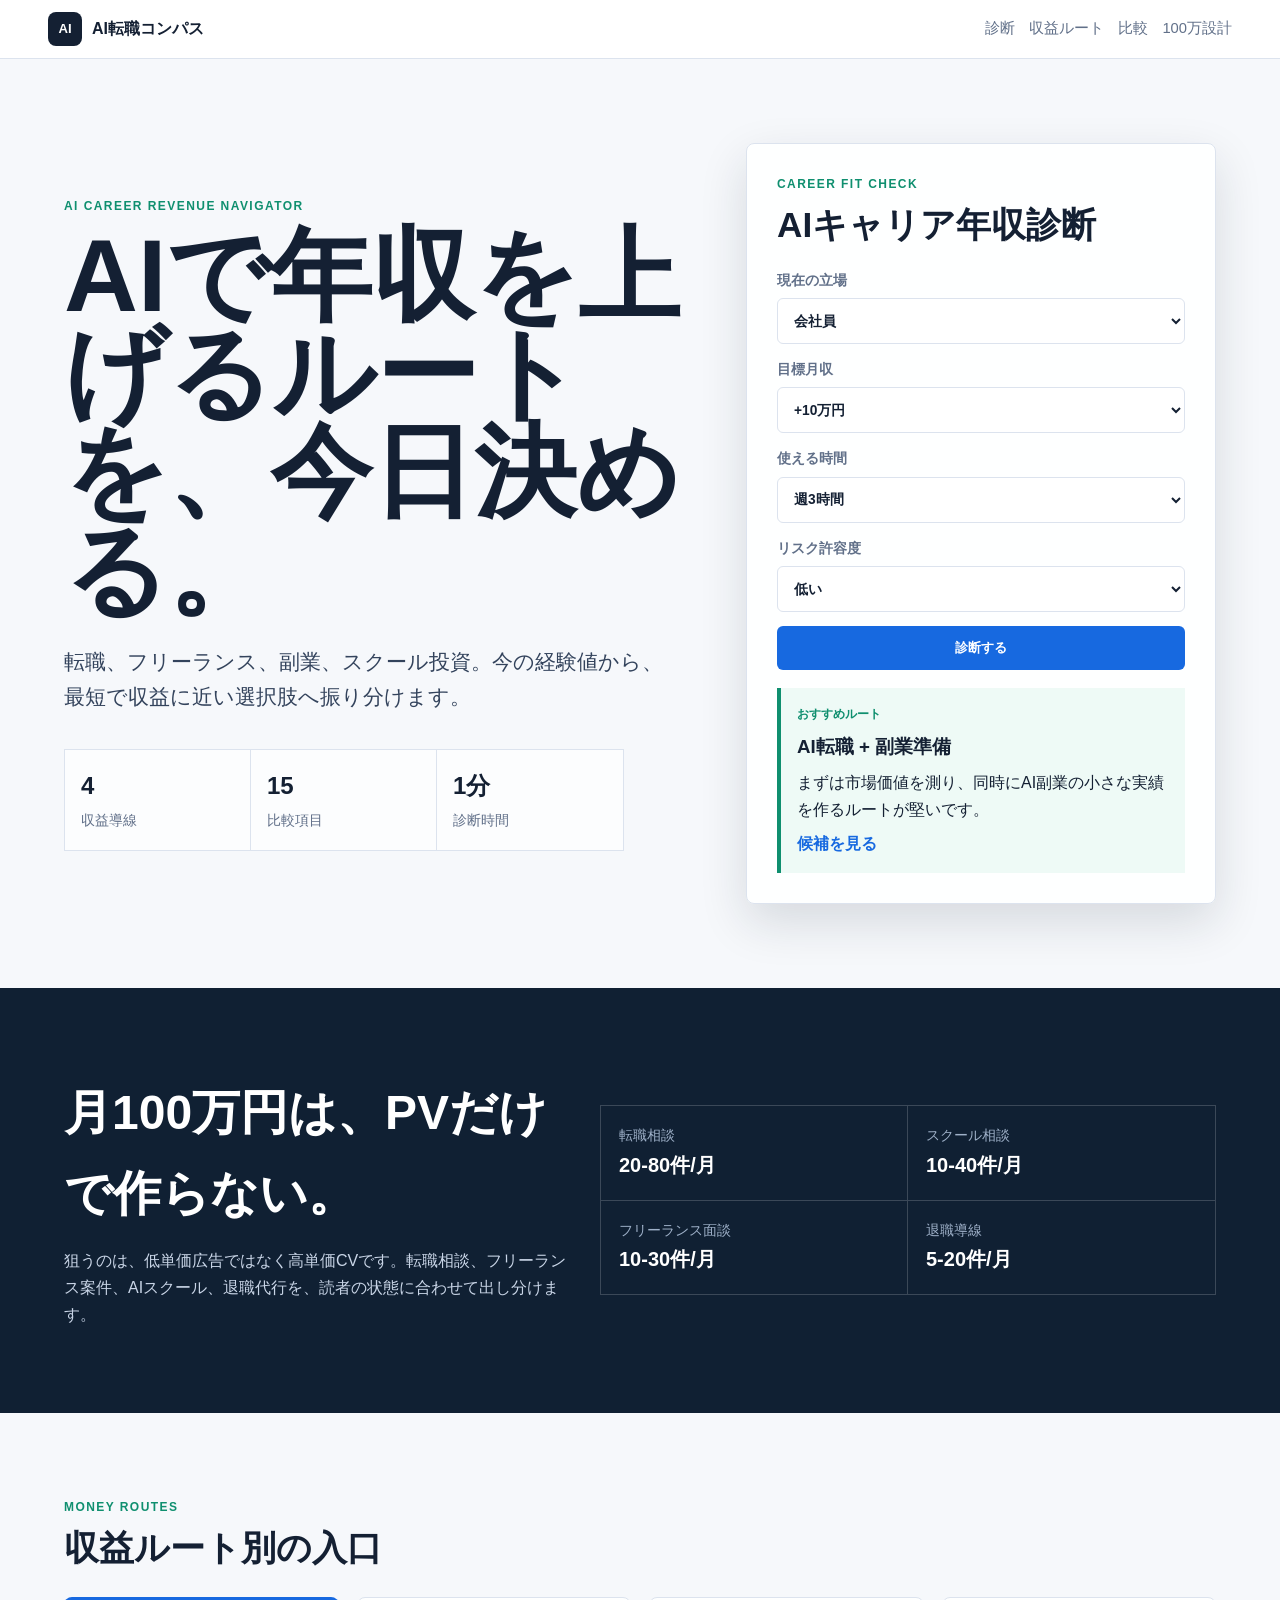
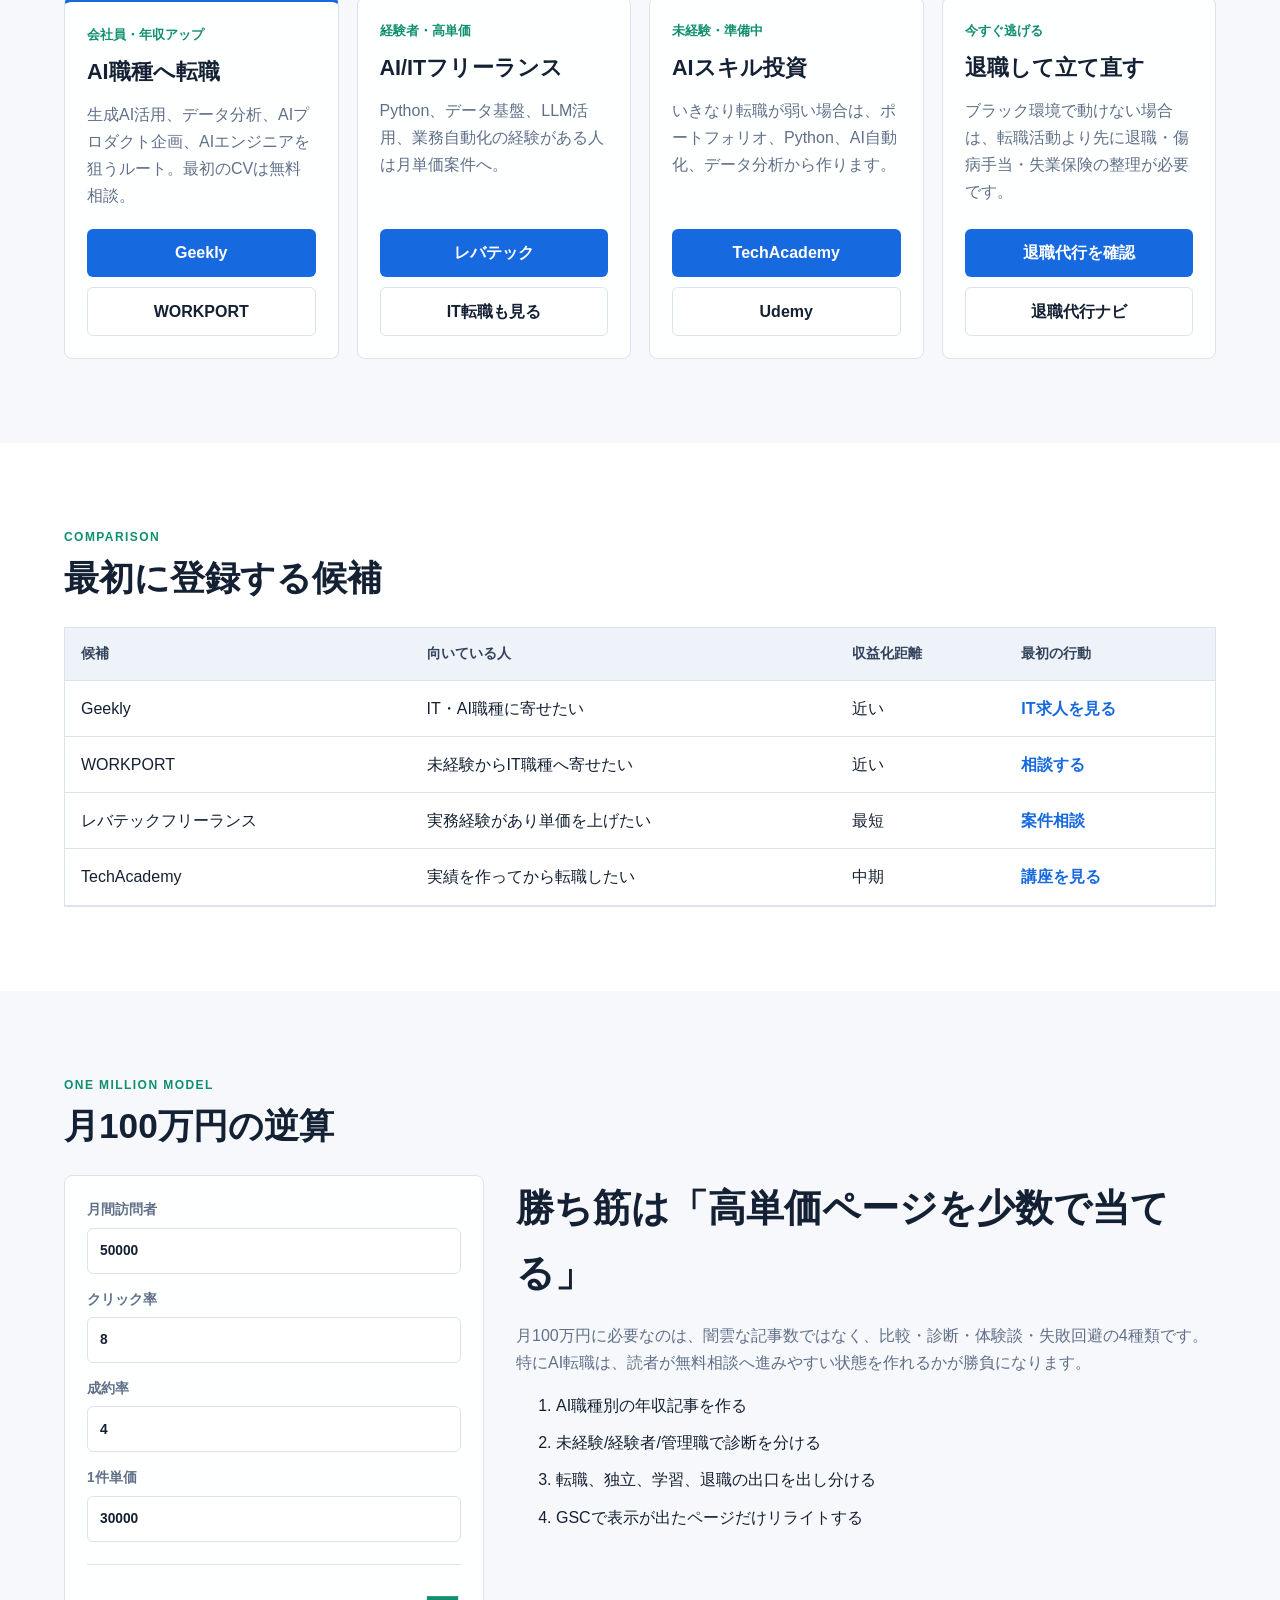
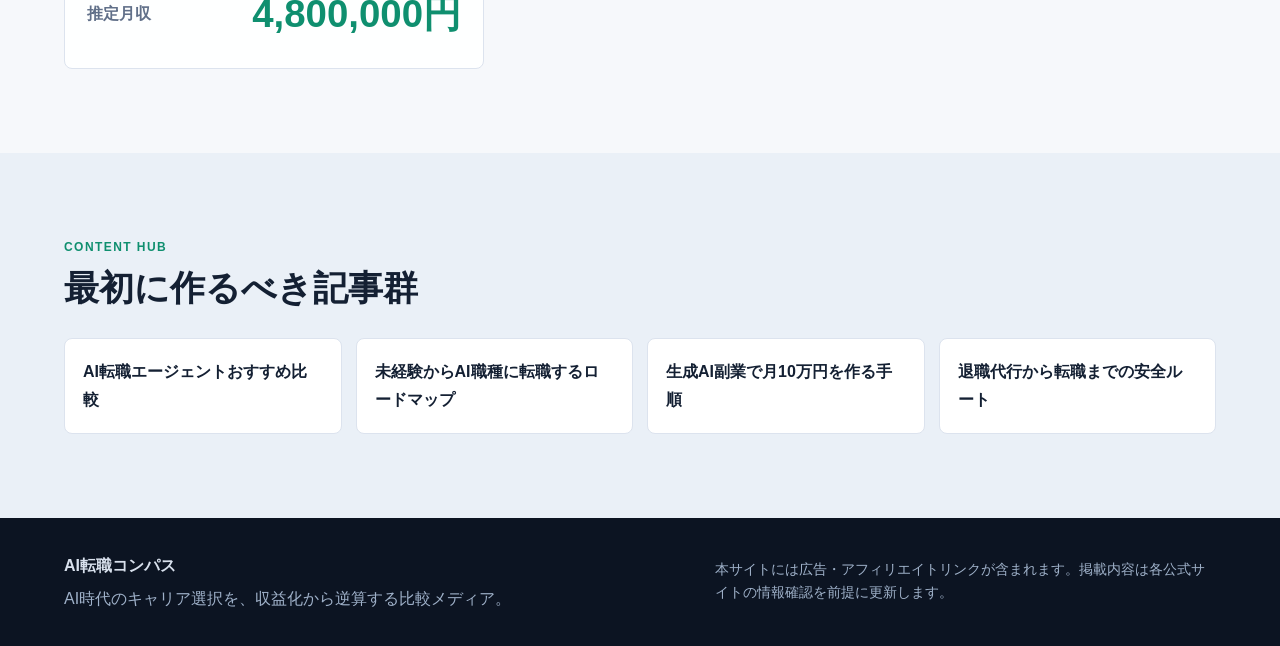
<file: index.html>
<!DOCTYPE html>
<html lang="ja">
<head>
  <meta charset="UTF-8">
  <meta name="viewport" content="width=device-width, initial-scale=1.0">
  <title>AIキャリア年収診断 | AI転職コンパス</title>
  <meta name="description" content="AI時代の転職・副業・フリーランス独立を年収アップ目線で診断。AIエンジニア、データ分析、生成AI活用職、未経験からの学習ルートまで、収益化に近い選択肢を比較します。">
  <meta name="keywords" content="AI転職,AI副業,AIエンジニア転職,生成AI 副業,フリーランスエンジニア,転職エージェント,AIスクール">
  <meta name="robots" content="index,follow,max-image-preview:large">
  <link rel="canonical" href="https://musclelove-777.github.io/ai-tenshoku-compass/">
  <meta property="og:type" content="website">
  <meta property="og:title" content="AIキャリア年収診断 | AI転職コンパス">
  <meta property="og:description" content="AI転職・AI副業・フリーランス独立を年収アップ目線で診断。今の経験から狙うべき収益ルートを提案します。">
  <meta property="og:url" content="https://musclelove-777.github.io/ai-tenshoku-compass/">
  <meta property="og:image" content="https://images.unsplash.com/photo-1551434678-e076c223a692?w=1200&h=630&fit=crop&auto=format">
  <meta property="og:site_name" content="AI転職コンパス">
  <meta property="og:locale" content="ja_JP">
  <meta name="twitter:card" content="summary_large_image">
  <link rel="stylesheet" href="assets/style.css">
  <script src="assets/offers.js"></script>
  <script type="application/ld+json">
  {
    "@context": "https://schema.org",
    "@type": "WebSite",
    "name": "AI転職コンパス",
    "url": "https://musclelove-777.github.io/ai-tenshoku-compass/",
    "description": "AI時代の転職・副業・フリーランス独立を年収アップ目線で診断する比較メディア。",
    "inLanguage": "ja-JP"
  }
  </script>
</head>
<body>
  <header class="topbar">
    <a class="brand" href="#top" aria-label="AI転職コンパス">
      <span class="brand-mark">AI</span>
      <span>AI転職コンパス</span>
    </a>
    <nav class="nav" aria-label="主要ナビゲーション">
      <a href="#diagnosis">診断</a>
      <a href="#routes">収益ルート</a>
      <a href="#compare">比較</a>
      <a href="#plan">100万設計</a>
    </nav>
  </header>

  <main id="top">
    <section class="hero">
      <div class="hero-bg" aria-hidden="true"></div>
      <div class="hero-copy">
        <p class="eyebrow">AI career revenue navigator</p>
        <h1>AIで年収を上げるルートを、今日決める。</h1>
        <p class="lead">転職、フリーランス、副業、スクール投資。今の経験値から、最短で収益に近い選択肢へ振り分けます。</p>
        <div class="hero-metrics" aria-label="サイトの狙い">
          <div><strong>4</strong><span>収益導線</span></div>
          <div><strong>15</strong><span>比較項目</span></div>
          <div><strong>1分</strong><span>診断時間</span></div>
        </div>
      </div>

      <section class="diagnosis-panel" id="diagnosis" aria-labelledby="diagnosis-title">
        <div class="panel-head">
          <p class="eyebrow">career fit check</p>
          <h2 id="diagnosis-title">AIキャリア年収診断</h2>
        </div>
        <form id="career-form">
          <label>
            現在の立場
            <select name="stage">
              <option value="employee">会社員</option>
              <option value="engineer">IT・Web経験者</option>
              <option value="manager">企画・営業・管理職</option>
              <option value="beginner">未経験・学習中</option>
            </select>
          </label>
          <label>
            目標月収
            <select name="goal">
              <option value="10">+10万円</option>
              <option value="30">+30万円</option>
              <option value="60">+60万円</option>
              <option value="100">+100万円</option>
            </select>
          </label>
          <label>
            使える時間
            <select name="time">
              <option value="low">週3時間</option>
              <option value="mid">週7時間</option>
              <option value="high">週15時間以上</option>
            </select>
          </label>
          <label>
            リスク許容度
            <select name="risk">
              <option value="safe">低い</option>
              <option value="balanced">中くらい</option>
              <option value="bold">高い</option>
            </select>
          </label>
          <button class="primary-btn" type="submit">診断する</button>
        </form>
        <div class="result" id="career-result" aria-live="polite">
          <p class="result-label">おすすめルート</p>
          <h3>AI転職 + 副業準備</h3>
          <p>まずは市場価値を測り、同時にAI副業の小さな実績を作るルートが堅いです。</p>
          <a class="text-link" href="#routes">候補を見る</a>
        </div>
      </section>
    </section>

    <section class="section intro-band">
      <div class="intro-copy">
        <h2>月100万円は、PVだけで作らない。</h2>
        <p>狙うのは、低単価広告ではなく高単価CVです。転職相談、フリーランス案件、AIスクール、退職代行を、読者の状態に合わせて出し分けます。</p>
      </div>
      <div class="unit-economics">
        <div><span>転職相談</span><strong>20-80件/月</strong></div>
        <div><span>スクール相談</span><strong>10-40件/月</strong></div>
        <div><span>フリーランス面談</span><strong>10-30件/月</strong></div>
        <div><span>退職導線</span><strong>5-20件/月</strong></div>
      </div>
    </section>

    <section class="section" id="routes">
      <div class="section-head">
        <p class="eyebrow">money routes</p>
        <h2>収益ルート別の入口</h2>
      </div>
      <div class="route-grid">
        <article class="route-card route-main">
          <p class="route-type">会社員・年収アップ</p>
          <h3>AI職種へ転職</h3>
          <p>生成AI活用、データ分析、AIプロダクト企画、AIエンジニアを狙うルート。最初のCVは無料相談。</p>
          <div class="route-actions">
            <a class="primary-btn" data-offer="geekly" href="https://geekly.co.jp/" target="_blank" rel="noopener sponsored">Geekly</a>
            <a class="secondary-btn" data-offer="workport" href="https://www.workport.co.jp/" target="_blank" rel="noopener sponsored">WORKPORT</a>
          </div>
        </article>
        <article class="route-card">
          <p class="route-type">経験者・高単価</p>
          <h3>AI/ITフリーランス</h3>
          <p>Python、データ基盤、LLM活用、業務自動化の経験がある人は月単価案件へ。</p>
          <div class="route-actions">
            <a class="primary-btn" data-offer="levtech-freelance" href="https://freelance.levtech.jp/" target="_blank" rel="noopener sponsored">レバテック</a>
            <a class="secondary-btn" data-offer="geekly" href="https://geekly.co.jp/" target="_blank" rel="noopener sponsored">IT転職も見る</a>
          </div>
        </article>
        <article class="route-card">
          <p class="route-type">未経験・準備中</p>
          <h3>AIスキル投資</h3>
          <p>いきなり転職が弱い場合は、ポートフォリオ、Python、AI自動化、データ分析から作ります。</p>
          <div class="route-actions">
            <a class="primary-btn" data-offer="techacademy" href="https://techacademy.jp/" target="_blank" rel="noopener sponsored">TechAcademy</a>
            <a class="secondary-btn" data-offer="udemy" href="https://www.udemy.com/" target="_blank" rel="noopener sponsored">Udemy</a>
          </div>
        </article>
        <article class="route-card">
          <p class="route-type">今すぐ逃げる</p>
          <h3>退職して立て直す</h3>
          <p>ブラック環境で動けない場合は、転職活動より先に退職・傷病手当・失業保険の整理が必要です。</p>
          <div class="route-actions">
            <a class="primary-btn" data-offer="momuri" href="https://momuri.com/" target="_blank" rel="noopener sponsored">退職代行を確認</a>
            <a class="secondary-btn" data-offer="taishoku-navi" href="https://musclelove-777.github.io/taishoku-navi/" target="_blank" rel="noopener">退職代行ナビ</a>
          </div>
        </article>
      </div>
    </section>

    <section class="section compare-section" id="compare">
      <div class="section-head">
        <p class="eyebrow">comparison</p>
        <h2>最初に登録する候補</h2>
      </div>
      <div class="table-wrap">
        <table>
          <thead>
            <tr>
              <th>候補</th>
              <th>向いている人</th>
              <th>収益化距離</th>
              <th>最初の行動</th>
            </tr>
          </thead>
          <tbody>
            <tr>
              <td>Geekly</td>
              <td>IT・AI職種に寄せたい</td>
              <td>近い</td>
              <td><a data-offer="geekly" href="https://geekly.co.jp/" target="_blank" rel="noopener sponsored">IT求人を見る</a></td>
            </tr>
            <tr>
              <td>WORKPORT</td>
              <td>未経験からIT職種へ寄せたい</td>
              <td>近い</td>
              <td><a data-offer="workport" href="https://www.workport.co.jp/" target="_blank" rel="noopener sponsored">相談する</a></td>
            </tr>
            <tr>
              <td>レバテックフリーランス</td>
              <td>実務経験があり単価を上げたい</td>
              <td>最短</td>
              <td><a data-offer="levtech-freelance" href="https://freelance.levtech.jp/" target="_blank" rel="noopener sponsored">案件相談</a></td>
            </tr>
            <tr>
              <td>TechAcademy</td>
              <td>実績を作ってから転職したい</td>
              <td>中期</td>
              <td><a data-offer="techacademy" href="https://techacademy.jp/" target="_blank" rel="noopener sponsored">講座を見る</a></td>
            </tr>
          </tbody>
        </table>
      </div>
    </section>

    <section class="section plan-section" id="plan">
      <div class="section-head">
        <p class="eyebrow">one million model</p>
        <h2>月100万円の逆算</h2>
      </div>
      <div class="plan-grid">
        <div class="calc-panel">
          <label>
            月間訪問者
            <input id="visitors" type="number" value="50000" min="1000" step="1000">
          </label>
          <label>
            クリック率
            <input id="ctr" type="number" value="8" min="1" max="40" step="0.5">
          </label>
          <label>
            成約率
            <input id="cvr" type="number" value="4" min="0.5" max="30" step="0.5">
          </label>
          <label>
            1件単価
            <input id="reward" type="number" value="30000" min="1000" step="1000">
          </label>
          <div class="calc-result">
            <span>推定月収</span>
            <strong id="revenue">480,000円</strong>
          </div>
        </div>
        <div class="plan-copy">
          <h3>勝ち筋は「高単価ページを少数で当てる」</h3>
          <p>月100万円に必要なのは、闇雲な記事数ではなく、比較・診断・体験談・失敗回避の4種類です。特にAI転職は、読者が無料相談へ進みやすい状態を作れるかが勝負になります。</p>
          <ol>
            <li>AI職種別の年収記事を作る</li>
            <li>未経験/経験者/管理職で診断を分ける</li>
            <li>転職、独立、学習、退職の出口を出し分ける</li>
            <li>GSCで表示が出たページだけリライトする</li>
          </ol>
        </div>
      </div>
    </section>

    <section class="section content-hub">
      <div class="section-head">
        <p class="eyebrow">content hub</p>
        <h2>最初に作るべき記事群</h2>
      </div>
      <div class="hub-list">
        <a href="articles/ai-tenshoku-agent-comparison.html">AI転職エージェントおすすめ比較</a>
        <a href="articles/ai-career-roadmap.html">未経験からAI職種に転職するロードマップ</a>
        <a href="articles/generative-ai-side-hustle.html">生成AI副業で月10万円を作る手順</a>
        <a data-offer="taishoku-navi" href="https://musclelove-777.github.io/taishoku-navi/" target="_blank" rel="noopener">退職代行から転職までの安全ルート</a>
      </div>
    </section>
  </main>

  <footer class="site-footer">
    <div>
      <strong>AI転職コンパス</strong>
      <p>AI時代のキャリア選択を、収益化から逆算する比較メディア。</p>
    </div>
    <p class="disclosure">本サイトには広告・アフィリエイトリンクが含まれます。掲載内容は各公式サイトの情報確認を前提に更新します。</p>
  </footer>

  <script src="assets/script.js"></script>
</body>
</html>
</file>
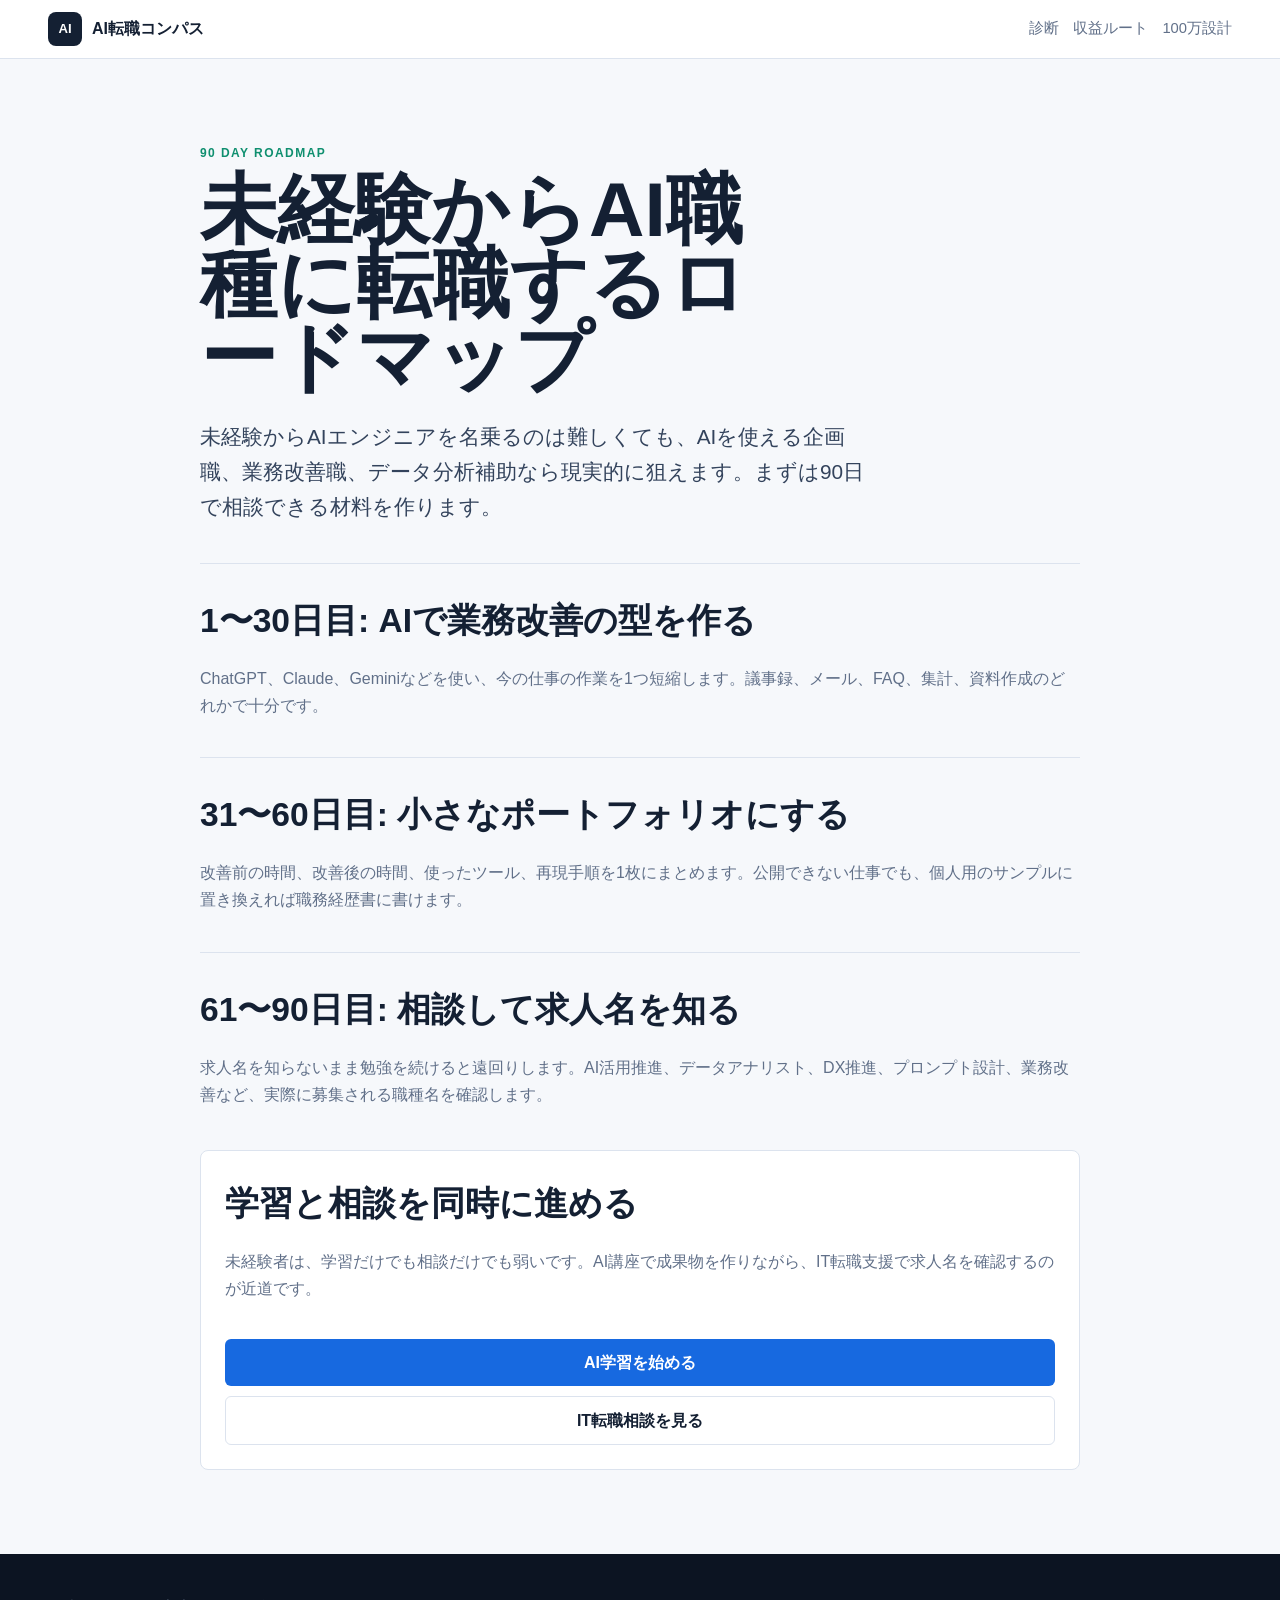
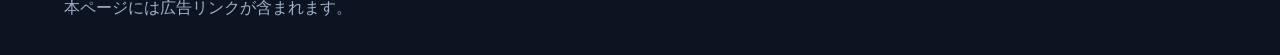
<file: articles/ai-career-roadmap.html>
<!DOCTYPE html>
<html lang="ja">
<head>
  <meta charset="UTF-8">
  <meta name="viewport" content="width=device-width, initial-scale=1.0">
  <title>未経験からAI職種に転職するロードマップ | AI転職コンパス</title>
  <meta name="description" content="未経験からAI職種へ寄せるための90日ロードマップ。学習、ポートフォリオ、求人相談、退職準備まで順番に解説します。">
  <link rel="canonical" href="https://musclelove-777.github.io/ai-tenshoku-compass/articles/ai-career-roadmap.html">
  <link rel="stylesheet" href="../assets/style.css">
</head>
<body>
  <header class="topbar">
    <a class="brand" href="../index.html"><span class="brand-mark">AI</span><span>AI転職コンパス</span></a>
    <nav class="nav"><a href="../index.html#diagnosis">診断</a><a href="../index.html#routes">収益ルート</a><a href="../index.html#plan">100万設計</a></nav>
  </header>
  <main>
    <article class="article-page">
      <p class="eyebrow">90 day roadmap</p>
      <h1>未経験からAI職種に転職するロードマップ</h1>
      <p class="lead">未経験からAIエンジニアを名乗るのは難しくても、AIを使える企画職、業務改善職、データ分析補助なら現実的に狙えます。まずは90日で相談できる材料を作ります。</p>

      <section class="article-block">
        <h2>1〜30日目: AIで業務改善の型を作る</h2>
        <p>ChatGPT、Claude、Geminiなどを使い、今の仕事の作業を1つ短縮します。議事録、メール、FAQ、集計、資料作成のどれかで十分です。</p>
      </section>

      <section class="article-block">
        <h2>31〜60日目: 小さなポートフォリオにする</h2>
        <p>改善前の時間、改善後の時間、使ったツール、再現手順を1枚にまとめます。公開できない仕事でも、個人用のサンプルに置き換えれば職務経歴書に書けます。</p>
      </section>

      <section class="article-block">
        <h2>61〜90日目: 相談して求人名を知る</h2>
        <p>求人名を知らないまま勉強を続けると遠回りします。AI活用推進、データアナリスト、DX推進、プロンプト設計、業務改善など、実際に募集される職種名を確認します。</p>
      </section>

      <section class="article-cta">
        <h2>学習と相談を同時に進める</h2>
        <p>未経験者は、学習だけでも相談だけでも弱いです。AI講座で成果物を作りながら、IT転職支援で求人名を確認するのが近道です。</p>
        <div class="route-actions">
          <a class="primary-btn" data-offer="techacademy" href="https://techacademy.jp/" target="_blank" rel="noopener sponsored">AI学習を始める</a>
          <a class="secondary-btn" data-offer="workport" href="https://www.workport.co.jp/" target="_blank" rel="noopener sponsored">IT転職相談を見る</a>
        </div>
      </section>
    </article>
  </main>
  <footer class="site-footer"><p>本ページには広告リンクが含まれます。</p></footer>
  <script src="../assets/offers.js"></script>
  <script src="../assets/script.js"></script>
</body>
</html>
</file>
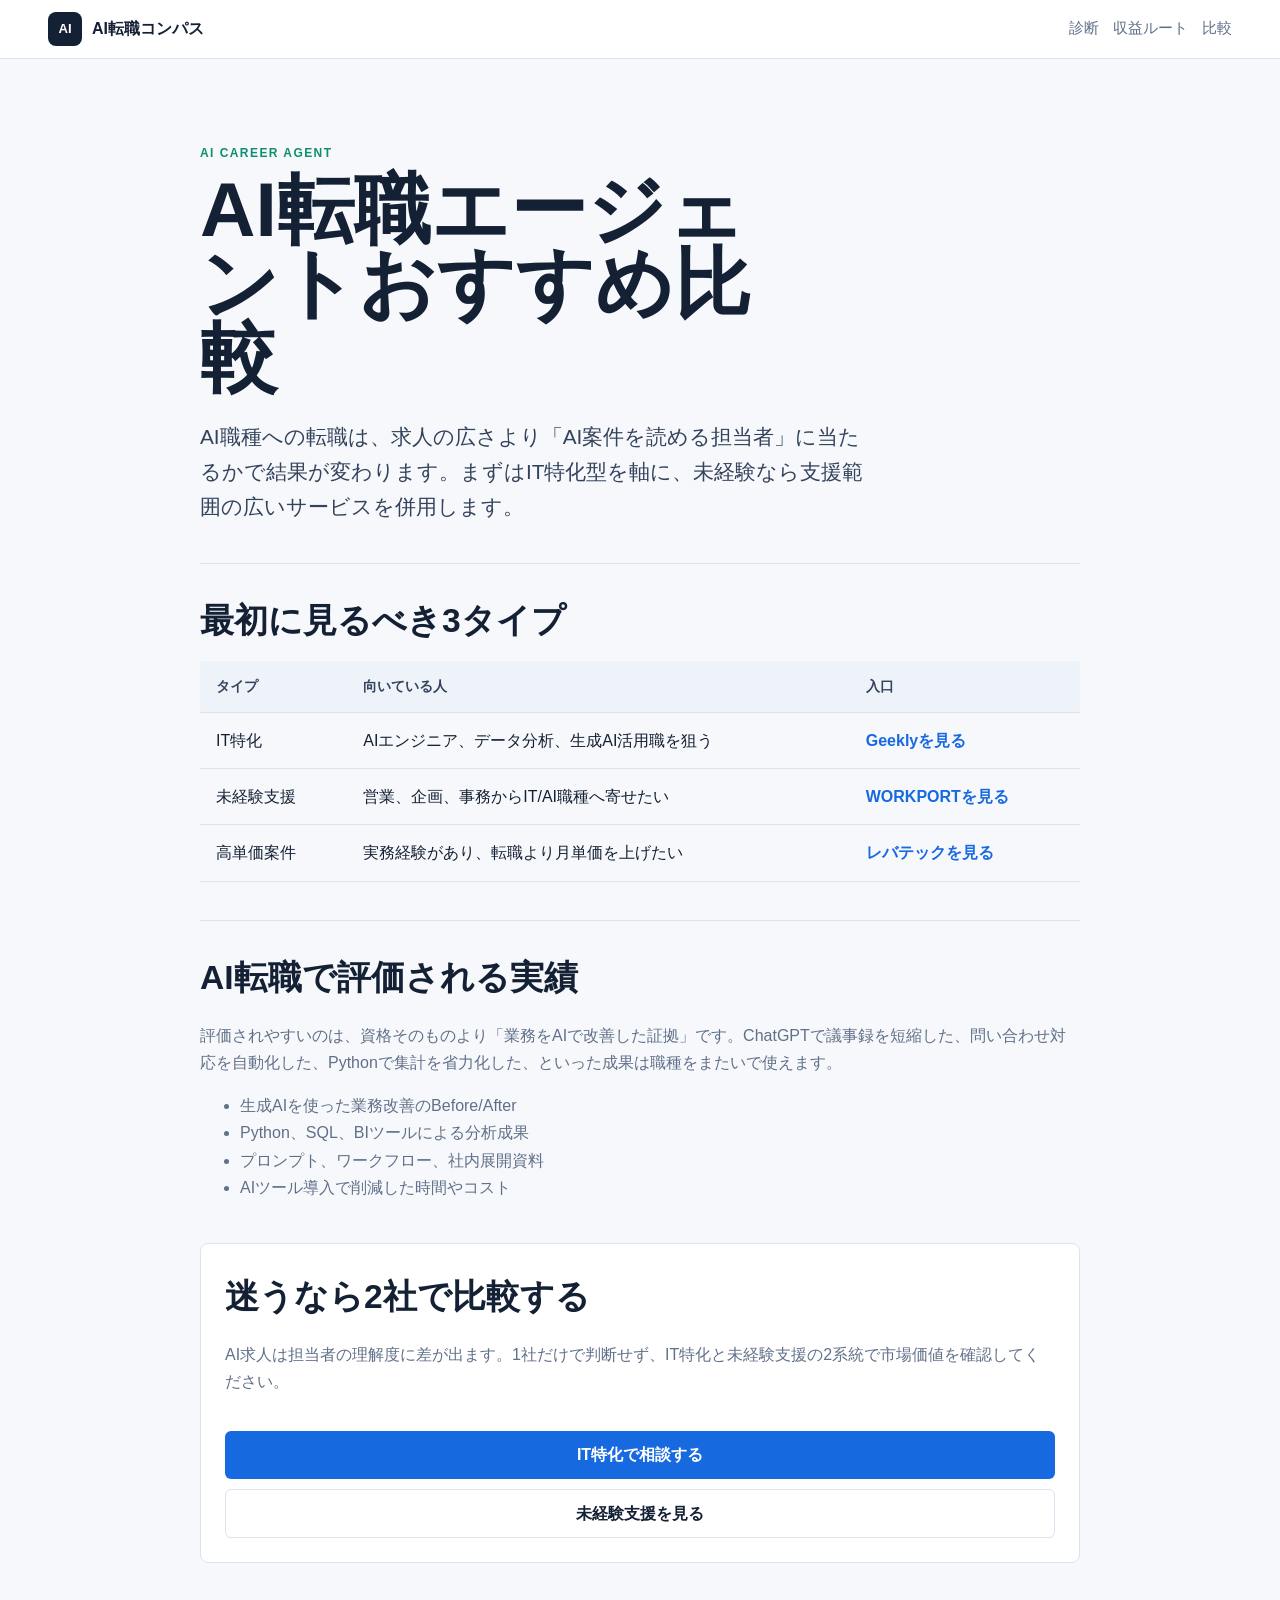
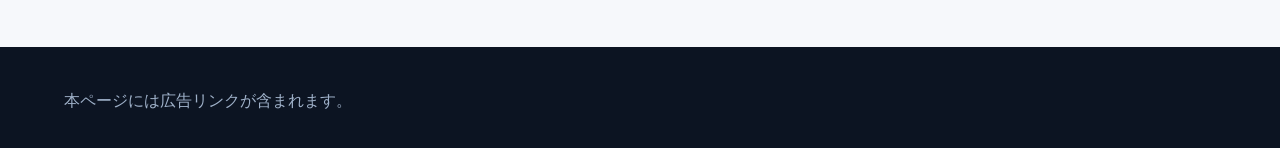
<file: articles/ai-tenshoku-agent-comparison.html>
<!DOCTYPE html>
<html lang="ja">
<head>
  <meta charset="UTF-8">
  <meta name="viewport" content="width=device-width, initial-scale=1.0">
  <title>AI転職エージェントおすすめ比較 | AI転職コンパス</title>
  <meta name="description" content="AI職種を狙う人向けに、Geekly、WORKPORT、レバテック系サービスの使い分けを解説。未経験、経験者、フリーランス別に最初の相談先を整理します。">
  <link rel="canonical" href="https://musclelove-777.github.io/ai-tenshoku-compass/articles/ai-tenshoku-agent-comparison.html">
  <link rel="stylesheet" href="../assets/style.css">
</head>
<body>
  <header class="topbar">
    <a class="brand" href="../index.html"><span class="brand-mark">AI</span><span>AI転職コンパス</span></a>
    <nav class="nav"><a href="../index.html#diagnosis">診断</a><a href="../index.html#routes">収益ルート</a><a href="../index.html#compare">比較</a></nav>
  </header>
  <main>
    <article class="article-page">
      <p class="eyebrow">AI career agent</p>
      <h1>AI転職エージェントおすすめ比較</h1>
      <p class="lead">AI職種への転職は、求人の広さより「AI案件を読める担当者」に当たるかで結果が変わります。まずはIT特化型を軸に、未経験なら支援範囲の広いサービスを併用します。</p>

      <section class="article-block">
        <h2>最初に見るべき3タイプ</h2>
        <table>
          <thead><tr><th>タイプ</th><th>向いている人</th><th>入口</th></tr></thead>
          <tbody>
            <tr><td>IT特化</td><td>AIエンジニア、データ分析、生成AI活用職を狙う</td><td><a data-offer="geekly" href="https://geekly.co.jp/" target="_blank" rel="noopener sponsored">Geeklyを見る</a></td></tr>
            <tr><td>未経験支援</td><td>営業、企画、事務からIT/AI職種へ寄せたい</td><td><a data-offer="workport" href="https://www.workport.co.jp/" target="_blank" rel="noopener sponsored">WORKPORTを見る</a></td></tr>
            <tr><td>高単価案件</td><td>実務経験があり、転職より月単価を上げたい</td><td><a data-offer="levtech-freelance" href="https://freelance.levtech.jp/" target="_blank" rel="noopener sponsored">レバテックを見る</a></td></tr>
          </tbody>
        </table>
      </section>

      <section class="article-block">
        <h2>AI転職で評価される実績</h2>
        <p>評価されやすいのは、資格そのものより「業務をAIで改善した証拠」です。ChatGPTで議事録を短縮した、問い合わせ対応を自動化した、Pythonで集計を省力化した、といった成果は職種をまたいで使えます。</p>
        <ul>
          <li>生成AIを使った業務改善のBefore/After</li>
          <li>Python、SQL、BIツールによる分析成果</li>
          <li>プロンプト、ワークフロー、社内展開資料</li>
          <li>AIツール導入で削減した時間やコスト</li>
        </ul>
      </section>

      <section class="article-cta">
        <h2>迷うなら2社で比較する</h2>
        <p>AI求人は担当者の理解度に差が出ます。1社だけで判断せず、IT特化と未経験支援の2系統で市場価値を確認してください。</p>
        <div class="route-actions">
          <a class="primary-btn" data-offer="geekly" href="https://geekly.co.jp/" target="_blank" rel="noopener sponsored">IT特化で相談する</a>
          <a class="secondary-btn" data-offer="workport" href="https://www.workport.co.jp/" target="_blank" rel="noopener sponsored">未経験支援を見る</a>
        </div>
      </section>
    </article>
  </main>
  <footer class="site-footer"><p>本ページには広告リンクが含まれます。</p></footer>
  <script src="../assets/offers.js"></script>
  <script src="../assets/script.js"></script>
</body>
</html>
</file>
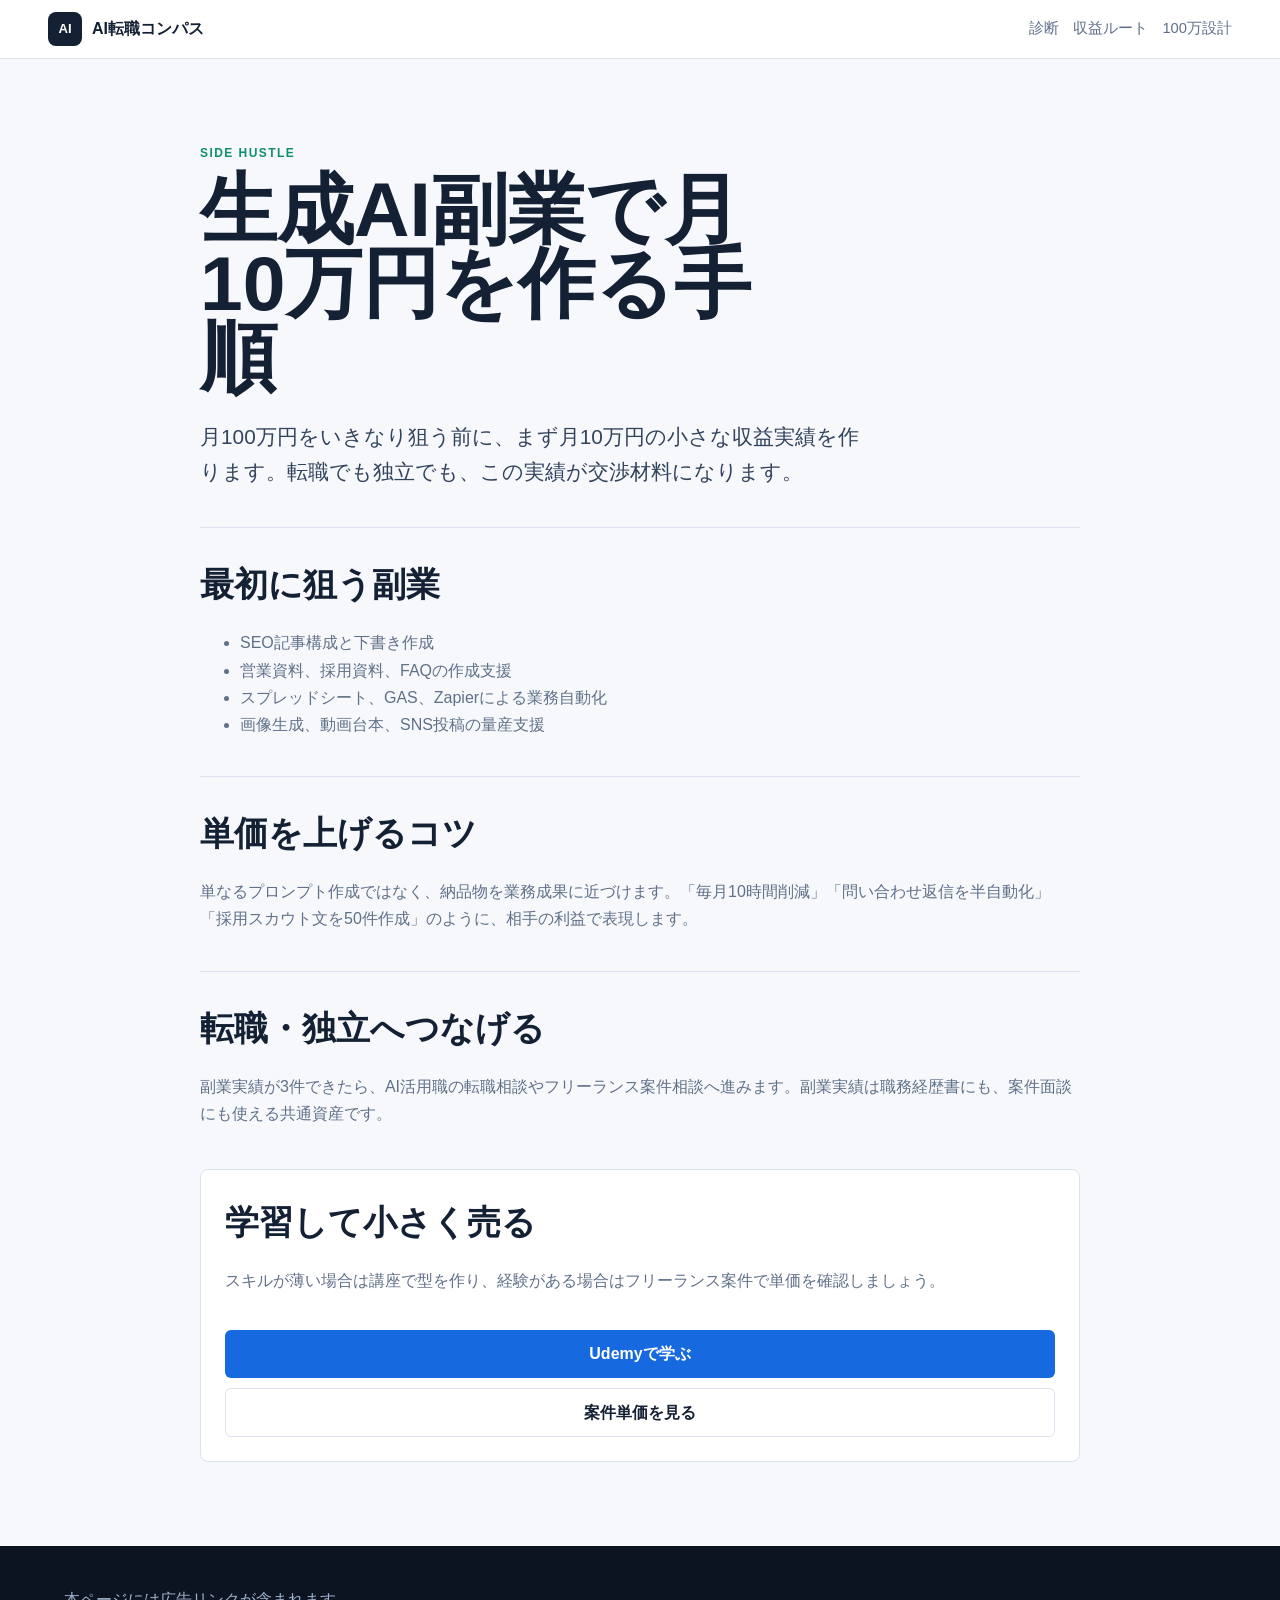
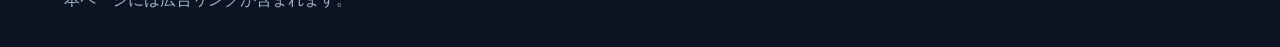
<file: articles/generative-ai-side-hustle.html>
<!DOCTYPE html>
<html lang="ja">
<head>
  <meta charset="UTF-8">
  <meta name="viewport" content="width=device-width, initial-scale=1.0">
  <title>生成AI副業で月10万円を作る手順 | AI転職コンパス</title>
  <meta name="description" content="生成AI副業で月10万円を作るための現実的な手順。ライティング、業務自動化、資料作成、フリーランス案件への発展まで解説します。">
  <link rel="canonical" href="https://musclelove-777.github.io/ai-tenshoku-compass/articles/generative-ai-side-hustle.html">
  <link rel="stylesheet" href="../assets/style.css">
</head>
<body>
  <header class="topbar">
    <a class="brand" href="../index.html"><span class="brand-mark">AI</span><span>AI転職コンパス</span></a>
    <nav class="nav"><a href="../index.html#diagnosis">診断</a><a href="../index.html#routes">収益ルート</a><a href="../index.html#plan">100万設計</a></nav>
  </header>
  <main>
    <article class="article-page">
      <p class="eyebrow">side hustle</p>
      <h1>生成AI副業で月10万円を作る手順</h1>
      <p class="lead">月100万円をいきなり狙う前に、まず月10万円の小さな収益実績を作ります。転職でも独立でも、この実績が交渉材料になります。</p>

      <section class="article-block">
        <h2>最初に狙う副業</h2>
        <ul>
          <li>SEO記事構成と下書き作成</li>
          <li>営業資料、採用資料、FAQの作成支援</li>
          <li>スプレッドシート、GAS、Zapierによる業務自動化</li>
          <li>画像生成、動画台本、SNS投稿の量産支援</li>
        </ul>
      </section>

      <section class="article-block">
        <h2>単価を上げるコツ</h2>
        <p>単なるプロンプト作成ではなく、納品物を業務成果に近づけます。「毎月10時間削減」「問い合わせ返信を半自動化」「採用スカウト文を50件作成」のように、相手の利益で表現します。</p>
      </section>

      <section class="article-block">
        <h2>転職・独立へつなげる</h2>
        <p>副業実績が3件できたら、AI活用職の転職相談やフリーランス案件相談へ進みます。副業実績は職務経歴書にも、案件面談にも使える共通資産です。</p>
      </section>

      <section class="article-cta">
        <h2>学習して小さく売る</h2>
        <p>スキルが薄い場合は講座で型を作り、経験がある場合はフリーランス案件で単価を確認しましょう。</p>
        <div class="route-actions">
          <a class="primary-btn" data-offer="udemy" href="https://www.udemy.com/" target="_blank" rel="noopener sponsored">Udemyで学ぶ</a>
          <a class="secondary-btn" data-offer="levtech-freelance" href="https://freelance.levtech.jp/" target="_blank" rel="noopener sponsored">案件単価を見る</a>
        </div>
      </section>
    </article>
  </main>
  <footer class="site-footer"><p>本ページには広告リンクが含まれます。</p></footer>
  <script src="../assets/offers.js"></script>
  <script src="../assets/script.js"></script>
</body>
</html>
</file>
<file: assets/style.css>
:root {
  --bg: #f6f8fb;
  --paper: #ffffff;
  --ink: #142033;
  --muted: #617089;
  --line: #dce3ee;
  --blue: #1769e0;
  --green: #0f8f6f;
  --amber: #b66b00;
  --red: #c33748;
  --shadow: 0 18px 48px rgba(20, 32, 51, 0.14);
}

* {
  box-sizing: border-box;
}

html {
  scroll-behavior: smooth;
}

body {
  margin: 0;
  color: var(--ink);
  background: var(--bg);
  font-family: -apple-system, BlinkMacSystemFont, "Hiragino Kaku Gothic ProN", "Yu Gothic", "Segoe UI", sans-serif;
  line-height: 1.7;
}

a {
  color: var(--blue);
  text-decoration: none;
}

a:hover {
  text-decoration: underline;
}

.topbar {
  position: sticky;
  top: 0;
  z-index: 20;
  display: flex;
  align-items: center;
  justify-content: space-between;
  gap: 20px;
  padding: 12px clamp(16px, 4vw, 48px);
  background: rgba(255, 255, 255, 0.92);
  border-bottom: 1px solid var(--line);
  backdrop-filter: blur(16px);
}

.brand {
  display: inline-flex;
  align-items: center;
  gap: 10px;
  color: var(--ink);
  font-weight: 800;
}

.brand-mark {
  display: grid;
  place-items: center;
  width: 34px;
  height: 34px;
  border-radius: 8px;
  background: var(--ink);
  color: #fff;
  font-size: 0.82rem;
  letter-spacing: 0;
}

.nav {
  display: flex;
  flex-wrap: wrap;
  gap: 14px;
  font-size: 0.92rem;
}

.nav a {
  color: var(--muted);
}

.hero {
  position: relative;
  display: grid;
  grid-template-columns: minmax(0, 1fr) minmax(340px, 470px);
  gap: clamp(24px, 5vw, 64px);
  min-height: calc(100vh - 60px);
  padding: clamp(36px, 7vw, 84px) clamp(16px, 5vw, 72px);
  overflow: hidden;
}

.hero-bg {
  position: absolute;
  inset: 0;
  background:
    linear-gradient(90deg, rgba(246, 248, 251, 0.98) 0%, rgba(246, 248, 251, 0.88) 48%, rgba(246, 248, 251, 0.52) 100%),
    url("https://images.unsplash.com/photo-1551434678-e076c223a692?w=1800&h=1100&fit=crop&auto=format&q=80");
  background-position: center;
  background-size: cover;
}

.hero-copy,
.diagnosis-panel {
  position: relative;
  z-index: 1;
}

.hero-copy {
  align-self: center;
  max-width: 760px;
}

.eyebrow {
  margin: 0 0 10px;
  color: var(--green);
  font-size: 0.75rem;
  font-weight: 800;
  letter-spacing: 0.12em;
  text-transform: uppercase;
}

h1,
h2,
h3,
p {
  overflow-wrap: anywhere;
}

h1 {
  margin: 0;
  max-width: 11ch;
  font-size: clamp(3rem, 8vw, 6.8rem);
  line-height: 0.96;
  letter-spacing: 0;
}

.lead {
  max-width: 680px;
  margin: 24px 0 0;
  color: #33435c;
  font-size: clamp(1.02rem, 2vw, 1.3rem);
}

.hero-metrics {
  display: grid;
  grid-template-columns: repeat(3, minmax(110px, 1fr));
  max-width: 560px;
  margin-top: 34px;
  border: 1px solid var(--line);
  background: rgba(255, 255, 255, 0.72);
}

.hero-metrics div {
  padding: 16px;
  border-right: 1px solid var(--line);
}

.hero-metrics div:last-child {
  border-right: 0;
}

.hero-metrics strong {
  display: block;
  font-size: 1.5rem;
}

.hero-metrics span {
  color: var(--muted);
  font-size: 0.86rem;
}

.diagnosis-panel,
.route-card,
.calc-panel {
  border: 1px solid var(--line);
  border-radius: 8px;
  background: rgba(255, 255, 255, 0.94);
  box-shadow: var(--shadow);
}

.diagnosis-panel {
  align-self: center;
  padding: clamp(20px, 3vw, 30px);
}

.panel-head h2,
.section-head h2 {
  margin: 0;
  font-size: clamp(1.5rem, 3vw, 2.2rem);
  line-height: 1.2;
}

form {
  display: grid;
  gap: 14px;
  margin-top: 22px;
}

label {
  display: grid;
  gap: 6px;
  color: var(--muted);
  font-size: 0.86rem;
  font-weight: 700;
}

select,
input {
  width: 100%;
  min-height: 46px;
  padding: 10px 12px;
  border: 1px solid var(--line);
  border-radius: 6px;
  background: #fff;
  color: var(--ink);
  font: inherit;
}

.primary-btn,
.secondary-btn {
  display: inline-flex;
  align-items: center;
  justify-content: center;
  min-height: 44px;
  padding: 10px 16px;
  border-radius: 6px;
  font-weight: 800;
  text-align: center;
  border: 1px solid transparent;
}

.primary-btn {
  border: 0;
  background: var(--blue);
  color: #fff;
  cursor: pointer;
}

.secondary-btn {
  border-color: var(--line);
  background: #fff;
  color: var(--ink);
}

.result {
  margin-top: 18px;
  padding: 16px;
  border-left: 4px solid var(--green);
  background: #eefaf6;
}

.result-label {
  margin: 0 0 4px;
  color: var(--green);
  font-size: 0.78rem;
  font-weight: 800;
}

.result h3,
.result p {
  margin: 0 0 6px;
}

.text-link {
  font-weight: 800;
}

.section {
  padding: clamp(48px, 7vw, 84px) clamp(16px, 5vw, 72px);
}

.intro-band {
  display: grid;
  grid-template-columns: minmax(0, 0.9fr) minmax(320px, 1.1fr);
  gap: 32px;
  align-items: center;
  background: #102033;
  color: #fff;
}

.intro-copy h2 {
  margin: 0 0 12px;
  font-size: clamp(1.8rem, 4vw, 3rem);
}

.intro-copy p {
  margin: 0;
  color: #c9d5e7;
}

.unit-economics {
  display: grid;
  grid-template-columns: repeat(2, minmax(0, 1fr));
  border: 1px solid rgba(255, 255, 255, 0.18);
}

.unit-economics div {
  padding: 18px;
  border-right: 1px solid rgba(255, 255, 255, 0.18);
  border-bottom: 1px solid rgba(255, 255, 255, 0.18);
}

.unit-economics div:nth-child(2n) {
  border-right: 0;
}

.unit-economics div:nth-last-child(-n + 2) {
  border-bottom: 0;
}

.unit-economics span {
  display: block;
  color: #9fb1c9;
  font-size: 0.86rem;
}

.unit-economics strong {
  font-size: 1.25rem;
}

.section-head {
  max-width: 860px;
  margin-bottom: 28px;
}

.route-grid {
  display: grid;
  grid-template-columns: repeat(4, minmax(0, 1fr));
  gap: 18px;
}

.route-card {
  display: flex;
  flex-direction: column;
  min-height: 330px;
  padding: 22px;
  box-shadow: none;
}

.route-main {
  border-top: 5px solid var(--blue);
}

.route-type {
  margin: 0 0 8px;
  color: var(--green);
  font-size: 0.8rem;
  font-weight: 800;
}

.route-card h3 {
  margin: 0 0 10px;
  font-size: 1.35rem;
}

.route-card p:not(.route-type) {
  margin: 0;
  color: var(--muted);
}

.route-actions {
  display: grid;
  gap: 10px;
  margin-top: auto;
  padding-top: 20px;
}

.compare-section {
  background: #fff;
}

.table-wrap {
  overflow-x: auto;
  border: 1px solid var(--line);
  background: #fff;
}

table {
  width: 100%;
  border-collapse: collapse;
  min-width: 760px;
}

th,
td {
  padding: 14px 16px;
  border-bottom: 1px solid var(--line);
  text-align: left;
  vertical-align: top;
}

th {
  background: #eef3f9;
  color: #33435c;
  font-size: 0.86rem;
}

td a {
  font-weight: 800;
}

.plan-grid {
  display: grid;
  grid-template-columns: minmax(320px, 420px) minmax(0, 1fr);
  gap: 32px;
  align-items: start;
}

.calc-panel {
  display: grid;
  gap: 14px;
  padding: 22px;
  box-shadow: none;
}

.calc-result {
  display: flex;
  justify-content: space-between;
  gap: 16px;
  align-items: center;
  margin-top: 8px;
  padding-top: 16px;
  border-top: 1px solid var(--line);
}

.calc-result span {
  color: var(--muted);
  font-weight: 800;
}

.calc-result strong {
  color: var(--green);
  font-size: clamp(1.5rem, 4vw, 2.4rem);
}

.plan-copy h3 {
  margin: 0 0 12px;
  font-size: clamp(1.5rem, 3vw, 2.4rem);
}

.plan-copy p {
  color: var(--muted);
}

.plan-copy li {
  margin: 10px 0;
}

.content-hub {
  background: #eaf0f7;
}

.hub-list {
  display: grid;
  grid-template-columns: repeat(4, minmax(0, 1fr));
  gap: 14px;
}

.hub-list a {
  display: flex;
  align-items: center;
  min-height: 96px;
  padding: 18px;
  border: 1px solid var(--line);
  border-radius: 8px;
  background: #fff;
  color: var(--ink);
  font-weight: 800;
}

.site-footer {
  display: grid;
  grid-template-columns: minmax(0, 1fr) minmax(280px, 0.8fr);
  gap: 24px;
  padding: 34px clamp(16px, 5vw, 72px);
  background: #0c1422;
  color: #d8e0ec;
}

.site-footer p {
  margin: 6px 0 0;
  color: #9fb1c9;
}

.disclosure {
  font-size: 0.86rem;
}

.article-page {
  max-width: 960px;
  margin: 0 auto;
  padding: clamp(42px, 7vw, 84px) clamp(16px, 4vw, 40px);
}

.article-page h1 {
  max-width: 14ch;
  font-size: clamp(2.4rem, 6vw, 5rem);
}

.article-block {
  margin-top: 38px;
  padding-top: 28px;
  border-top: 1px solid var(--line);
}

.article-block h2,
.article-cta h2 {
  margin: 0 0 12px;
  font-size: clamp(1.45rem, 3vw, 2.1rem);
}

.article-block p,
.article-block li {
  color: var(--muted);
}

.article-cta {
  margin-top: 42px;
  padding: 24px;
  border: 1px solid var(--line);
  border-radius: 8px;
  background: #fff;
}

.article-cta p {
  color: var(--muted);
}

@media (max-width: 980px) {
  .hero,
  .intro-band,
  .plan-grid,
  .site-footer {
    grid-template-columns: 1fr;
  }

  .route-grid,
  .hub-list {
    grid-template-columns: repeat(2, minmax(0, 1fr));
  }

  .hero {
    min-height: auto;
  }
}

@media (max-width: 640px) {
  .topbar {
    align-items: flex-start;
    flex-direction: column;
  }

  .nav {
    width: 100%;
    justify-content: space-between;
  }

  h1 {
    max-width: 9ch;
  }

  .hero-metrics,
  .unit-economics,
  .route-grid,
  .hub-list {
    grid-template-columns: 1fr;
  }

  .hero-metrics div,
  .unit-economics div {
    border-right: 0;
  }

  .hero-metrics div {
    border-bottom: 1px solid var(--line);
  }

  .hero-metrics div:last-child,
  .unit-economics div:last-child {
    border-bottom: 0;
  }
}
</file>
